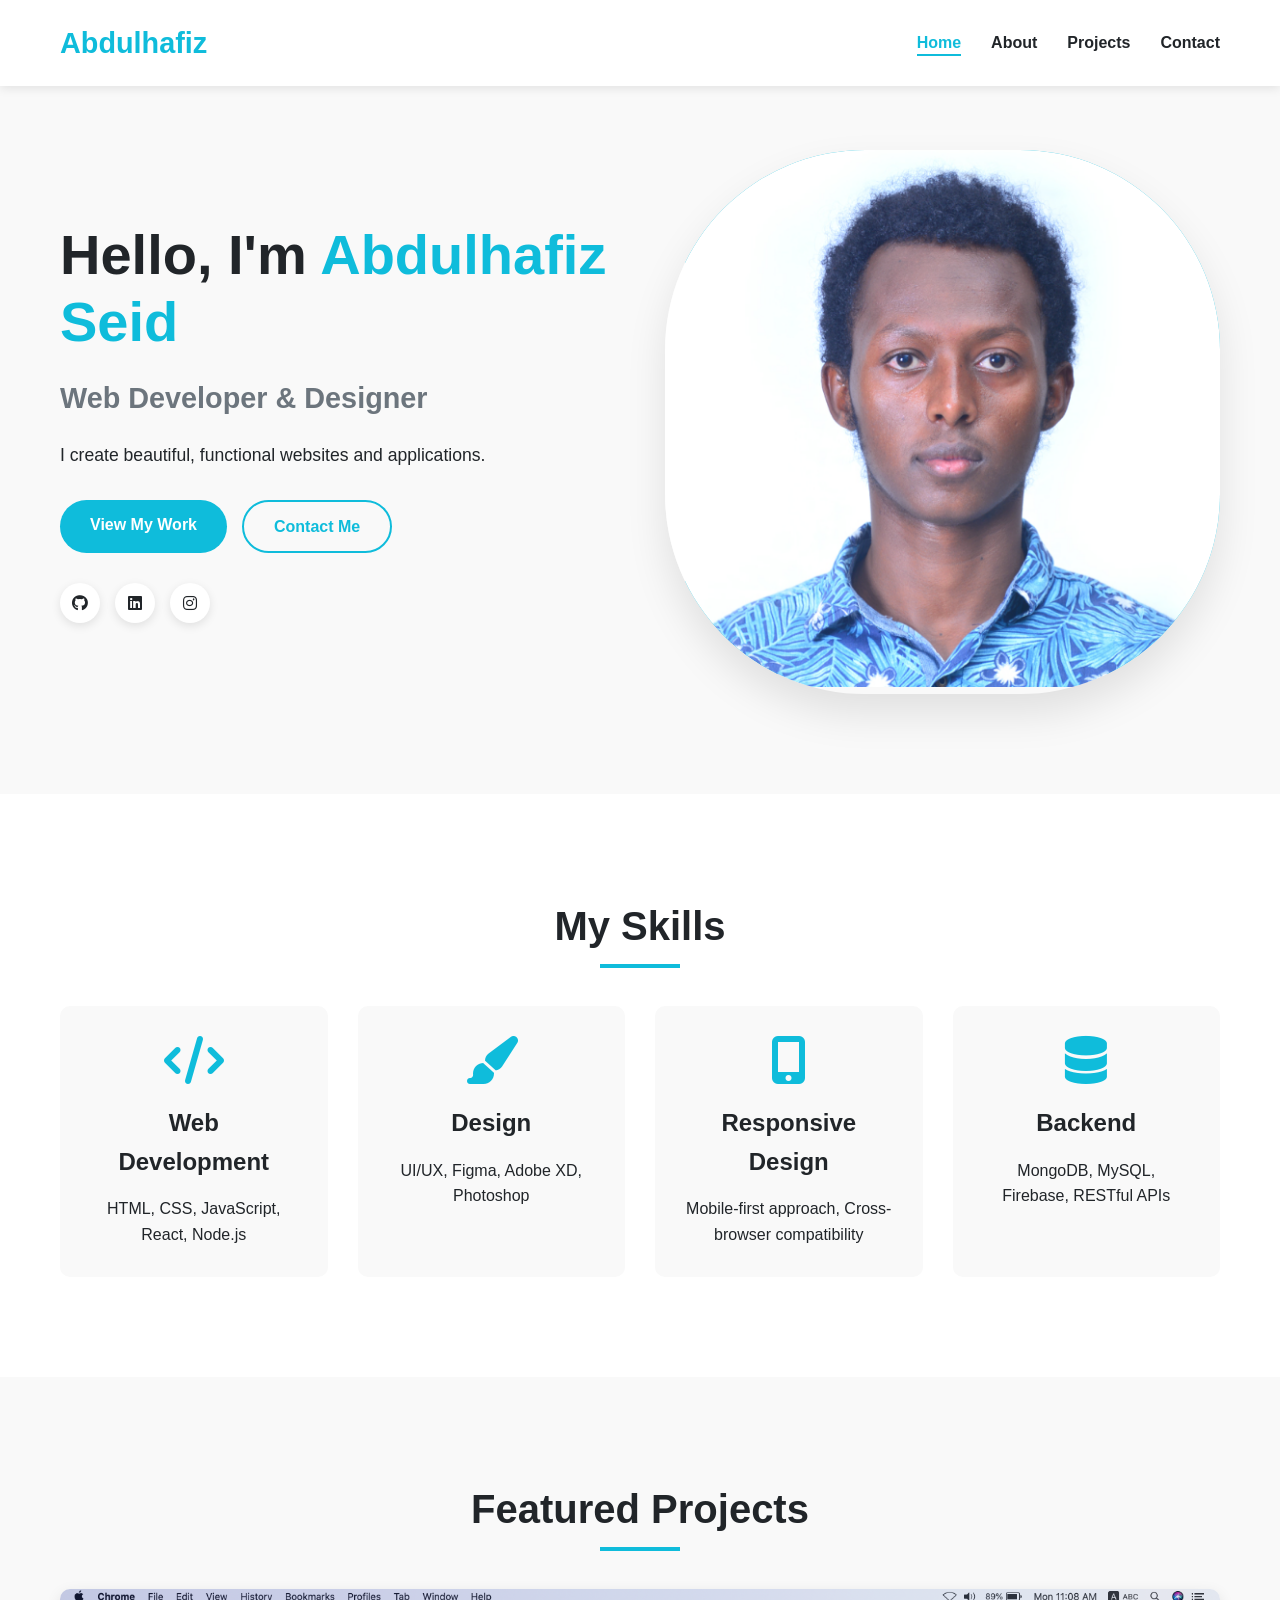
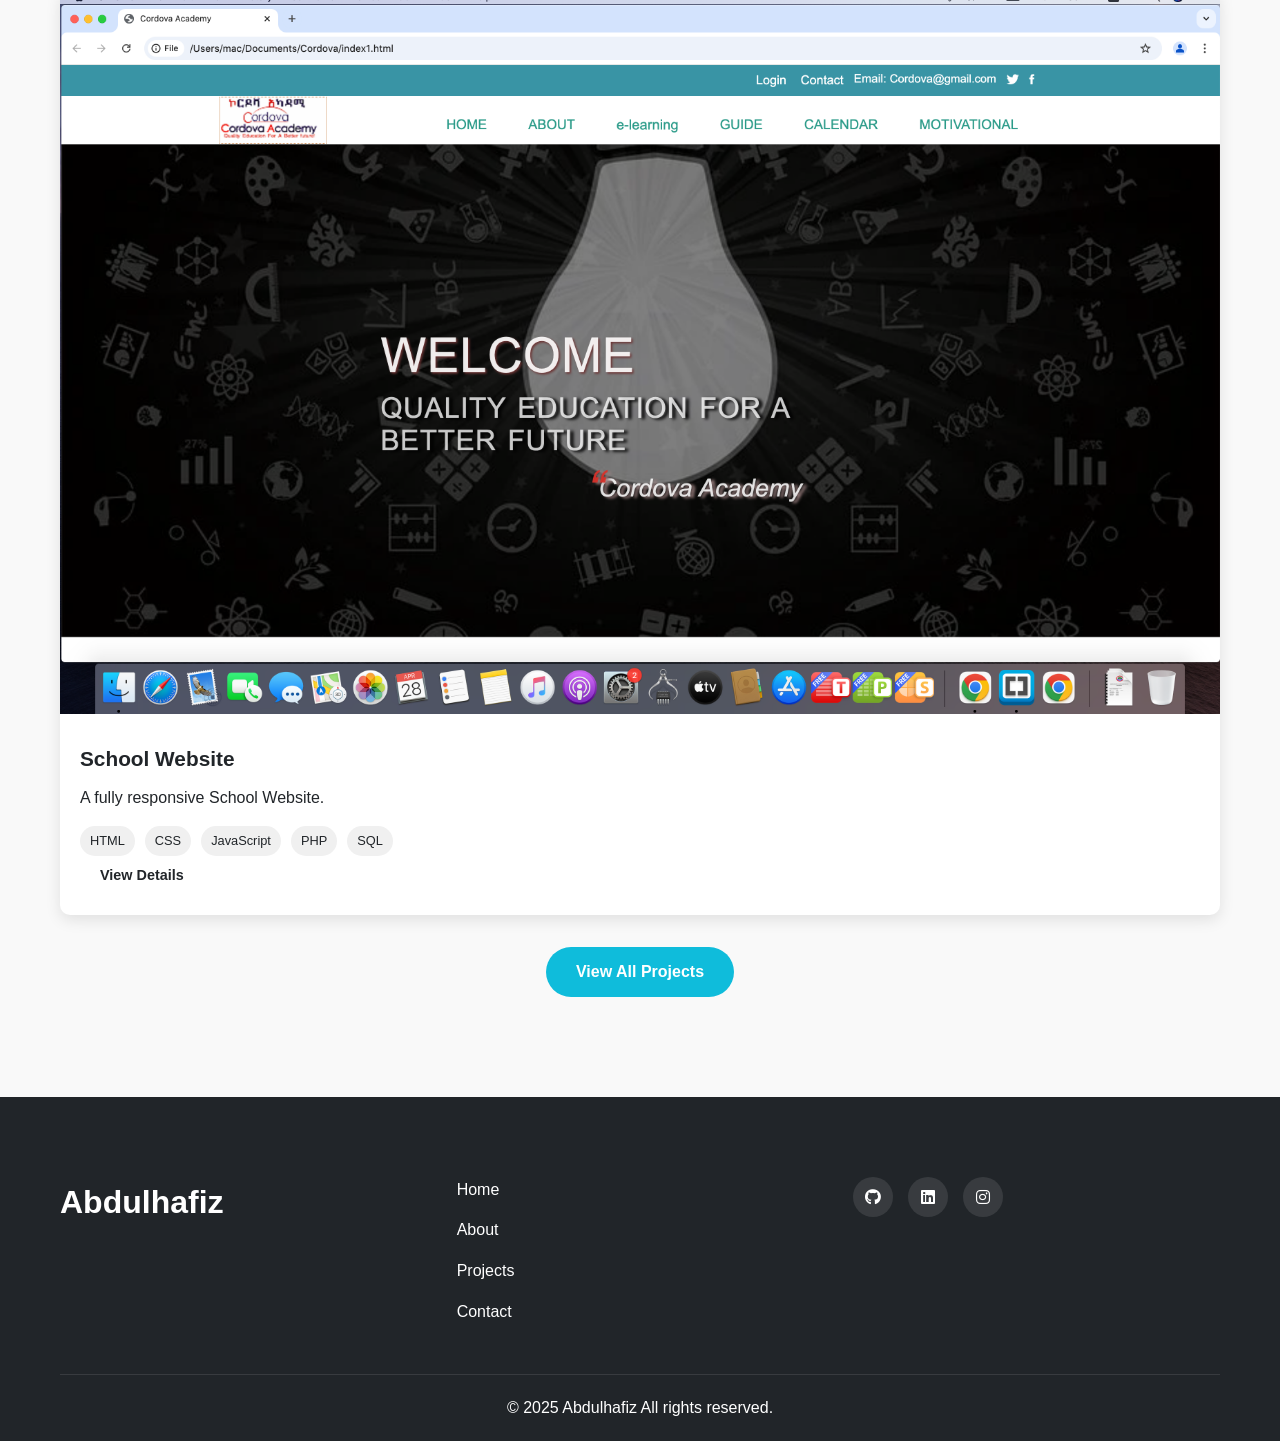
<file: index.html>
<!DOCTYPE html>
<html lang="en">
<head>
    <meta charset="UTF-8">
    <meta name="viewport" content="width=device-width, initial-scale=1.0">
    <title>Abdulhafiz | Home</title>
    <link rel="stylesheet" href="portifolio/css/styles.css">
    <link rel="stylesheet" href="https://cdnjs.cloudflare.com/ajax/libs/font-awesome/6.4.0/css/all.min.css">
</head>
<body>
    <header>
        <div class="container">
            <div class="logo">
                <h1><span>Abdulhafiz</span></h1>
            </div>
            <nav>
                <ul>
                    <li><a href="index.html" class="active">Home</a></li>
                    <li><a href="portifolio/about.html">About</a></li>
                    <li><a href="portifolio/projects.html">Projects</a></li>
                    <li><a href="portifolio/contact.html">Contact</a></li>
                </ul>
                <div class="hamburger">
                    <span></span>
                    <span></span>
                    <span></span>
                </div>
            </nav>
        </div>
    </header>

    <section class="hero">
        <div class="container">
            <div class="hero-content">
                <h1>Hello, I'm <span class="highlight">Abdulhafiz Seid</span></h1>
                <h2>Web Developer & Designer</h2>
                <p>I create beautiful, functional websites and applications.</p>
                <div class="cta-buttons">
                    <a href="portifolio/projects.html" class="btn primary-btn">View My Work</a>
                    <a href="portifolio/contact.html" class="btn secondary-btn">Contact Me</a>
                </div>
                <div class="social-icons">
                    <a href="https://github.com/HafizByteX" target="_blank"><i class="fab fa-github"></i></a>
                    <a href="#" target="_blank"><i class="fab fa-linkedin"></i></a>
                 
                    <a href="https://www.instagram.com/hafizx_98/" target="_blank"><i class="fab fa-instagram"></i></a>
                </div>
            </div>
            <div class="hero-image">
                <div class="image-container">
                    <img src="portifolio/assets/image.png" alt="abdulhafiz">
                </div>
            </div>
        </div>
    </section>

    <section class="skills">
        <div class="container">
            <h2 class="section-title">My Skills</h2>
            <div class="skills-container">
                <div class="skill-card">
                    <i class="fas fa-code"></i>
                    <h3>Web Development</h3>
                    <p>HTML, CSS, JavaScript, React, Node.js</p>
                </div>
                <div class="skill-card">
                    <i class="fas fa-paint-brush"></i>
                    <h3>Design</h3>
                    <p>UI/UX, Figma, Adobe XD, Photoshop</p>
                </div>
                <div class="skill-card">
                    <i class="fas fa-mobile-alt"></i>
                    <h3>Responsive Design</h3>
                    <p>Mobile-first approach, Cross-browser compatibility</p>
                </div>
                <div class="skill-card">
                    <i class="fas fa-database"></i>
                    <h3>Backend</h3>
                    <p>MongoDB, MySQL, Firebase, RESTful APIs</p>
                </div>
            </div>
        </div>
    </section>

    <section class="featured-projects">
        <div class="container">
            <h2 class="section-title">Featured Projects</h2>
            <div class="projects-grid">
                <div class="project-card">
                    <div class="project-image">
                        <img src="portifolio/assets/project.png" alt="Project 1">
                    </div>
                    <div class="project-info">
                        <h3>School Website</h3>
                        <p>A fully responsive School Website.</p>
                        <div class="project-tags">
                            <span>HTML</span>
                            <span>CSS</span>
                            <span>JavaScript</span>
                            <span>PHP</span>
                            <span>SQL</span>
                        </div>
                        <a href="portifolio/projects.html" class="btn small-btn">View Details</a>
                    </div>
                </div>
               
            </div>
            <div class="center-btn">
                <a href="portifolio/projects.html" class="btn primary-btn">View All Projects</a>
            </div>
        </div>
    </section>

    <footer>
        <div class="container">
            <div class="footer-content">
                <div class="footer-logo">
                    <h2>Abdulhafiz<span></span></h2>
                </div>
                <div class="footer-links">
                    <ul>
                        <li><a href="index.html">Home</a></li>
                        <li><a href="portifolio/about.html">About</a></li>
                        <li><a href="portifolio/projects.html">Projects</a></li>
                        <li><a href="portifolio/contact.html">Contact</a></li>
                    </ul>
                </div>
                <div class="footer-social">
                    <a href="https://github.com/HafizByteX" target="_blank"><i class="fab fa-github"></i></a>
                    <a href="#" target="_blank"><i class="fab fa-linkedin"></i></a>
                   
                    <a href="https://www.instagram.com/hafizx_98/" target="_blank"><i class="fab fa-instagram"></i></a>
                </div>
            </div>
            <div class="footer-bottom">
                <p>&copy; 2025 Abdulhafiz All rights reserved.</p>
            </div>
        </div>
    </footer>

    <script src="portifolio/javaScript/script.js"></script>
</body>
</html>
</file>
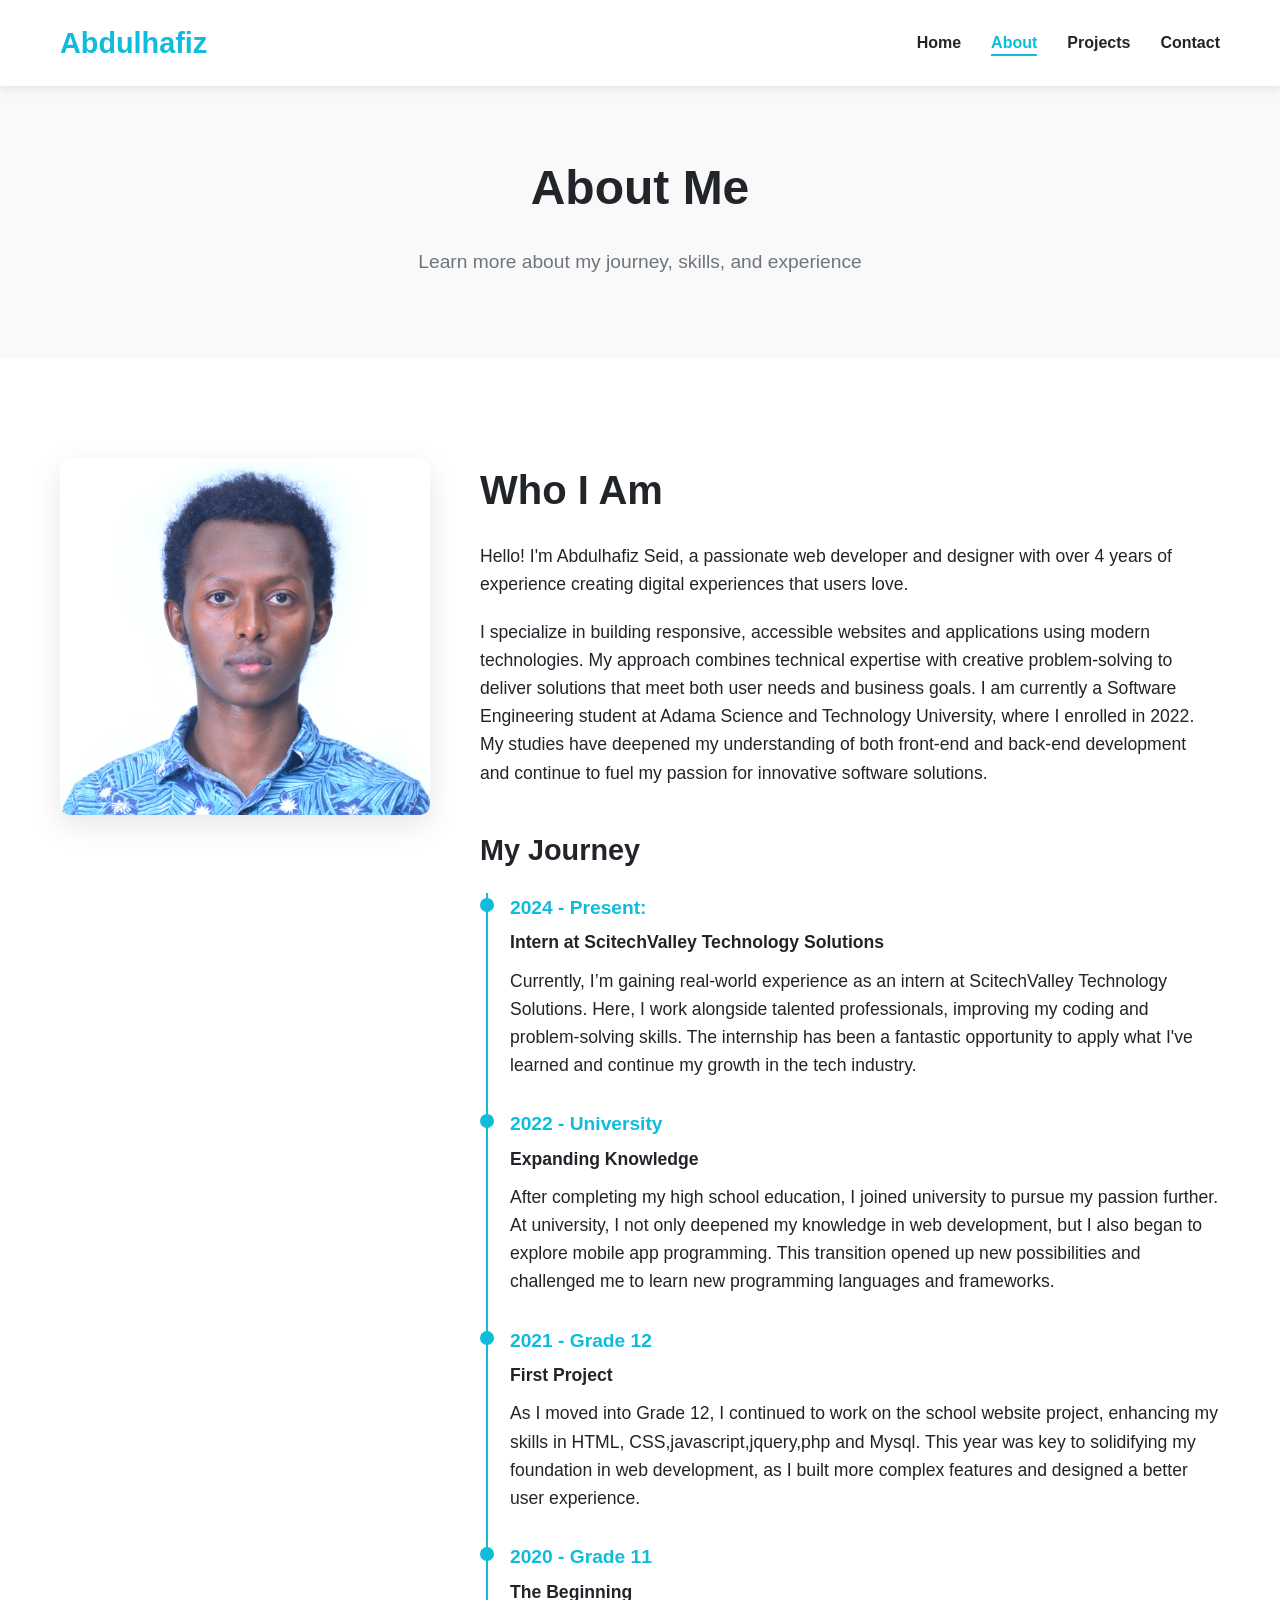
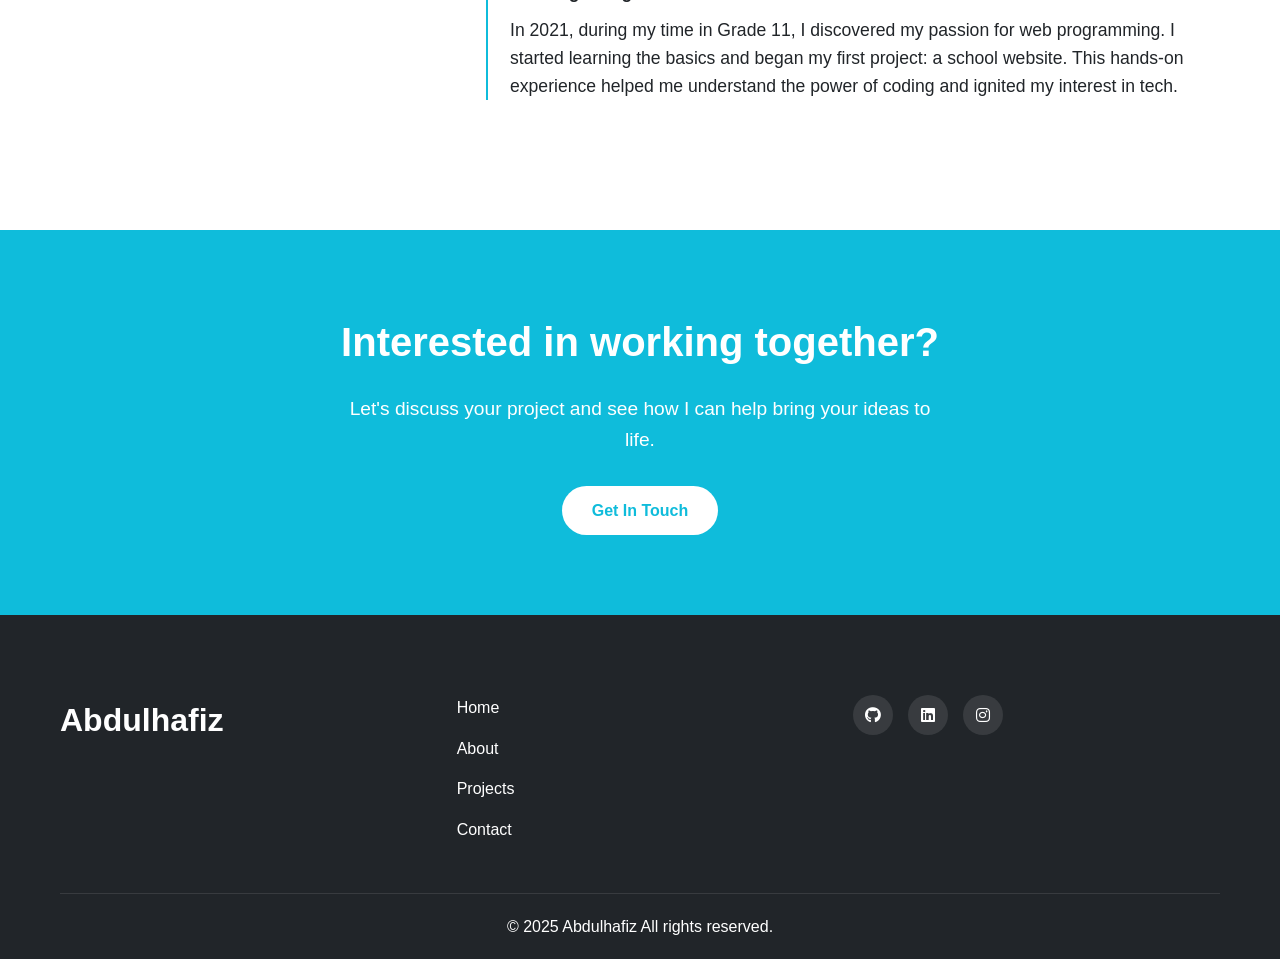
<file: portifolio/about.html>
<!DOCTYPE html>
<html lang="en">
<head>
    <meta charset="UTF-8">
    <meta name="viewport" content="width=device-width, initial-scale=1.0">
    <title>Abdulhafiz| About Me</title>
    <link rel="stylesheet" href="css/styles.css">
    <link rel="stylesheet" href="https://cdnjs.cloudflare.com/ajax/libs/font-awesome/6.4.0/css/all.min.css">
</head>
<body>
    <header>
        <div class="container">
            <div class="logo">
                <h1><span>Abdulhafiz</span></h1>
            </div>
            <nav>
                <ul>
                    <li><a href="../index.html">Home</a></li>
                    <li><a href="about.html" class="active">About</a></li>
                    <li><a href="projects.html">Projects</a></li>
                    <li><a href="contact.html">Contact</a></li>
                </ul>
                <div class="hamburger">
                    <span></span>
                    <span></span>
                    <span></span>
                </div>
            </nav>
        </div>
    </header>

    <section class="page-header">
        <div class="container">
            <h1>About Me</h1>
            <p>Learn more about my journey, skills, and experience</p>
        </div>
    </section>

    <section class="about-content">
        <div class="container">
            <div class="about-grid">
                <div class="about-image">
                    <img src="assets/image.png" alt="Abdulhafiz">
                </div>
                <div class="about-text">
                    <h2>Who I Am</h2>
                    <p>Hello! I'm Abdulhafiz Seid, a passionate web developer and designer with over 4 years of experience creating digital experiences that users love.</p>
                    <p>

I specialize in building responsive, accessible websites and applications using modern technologies. My approach combines technical expertise with creative problem-solving to deliver solutions that meet both user needs and business goals.

I am currently a Software Engineering student at Adama Science and Technology University, where I enrolled in 2022. My studies have deepened my understanding of both front-end and back-end development and continue to fuel my passion for innovative software solutions.</p>
                  
                    
                    <h3>My Journey</h3>
                    <div class="timeline">
                        <div class="timeline-item">
                            <div class="timeline-dot"></div>
                            <div class="timeline-content">
                                <h4>2024 - Present: 
</h4>
                                <h5>Intern at ScitechValley Technology Solutions</h5>
                                <p>Currently, I’m gaining real-world experience as an intern at ScitechValley Technology Solutions. Here, I work alongside talented professionals, improving my coding and problem-solving skills. The internship has been a fantastic opportunity to apply what I've learned and continue my growth in the tech industry.
</p>
                            </div>
                        </div>
                        <div class="timeline-item">
                            <div class="timeline-dot"></div>
                            <div class="timeline-content">
                                <h4>2022 - University</h4>
                                <h5>Expanding Knowledge</h5>
                                <p>After completing my high school education, I joined university to pursue my passion further. At university, I not only deepened my knowledge in web development, but I also began to explore mobile app programming. This transition opened up new possibilities and challenged me to learn new programming languages and frameworks.
</p>
                            </div>
                        </div>
                        <div class="timeline-item">
                            <div class="timeline-dot"></div>
                            <div class="timeline-content">
                                <h4>2021 - Grade 12</h4>
                                <h5>First Project</h5>
                                <p>As I moved into Grade 12, I continued to work on the school website project, enhancing my skills in HTML, CSS,javascript,jquery,php and Mysql. This year was key to solidifying my foundation in web development, as I built more complex features and designed a better user experience.
</p>
                            </div>
                        </div>
                        <div class="timeline-item">
                            <div class="timeline-dot"></div>
                            <div class="timeline-content">
                                <h4>2020 - Grade 11</h4>
                                <h5>The Beginning</h5>
                                <p>In 2021, during my time in Grade 11, I discovered my passion for web programming. I started learning the basics and began my first project: a school website. This hands-on experience helped me understand the power of coding and ignited my interest in tech.
</p>
                            </div>
                        </div>
                    </div>
                </div>
            </div>
        </div>
    </section>

    <section class="cta-section">
        <div class="container">
            <h2>Interested in working together?</h2>
            <p>Let's discuss your project and see how I can help bring your ideas to life.</p>
            <a href="contact.html" class="btn primary-btn">Get In Touch</a>
        </div>
    </section>

    <footer>
        <div class="container">
            <div class="footer-content">
                <div class="footer-logo">
                    <h2><span>Abdulhafiz</span></h2>
                </div>
                <div class="footer-links">
                    <ul>
                        <li><a href="../index.html">Home</a></li>
                        <li><a href="about.html">About</a></li>
                        <li><a href="projects.html">Projects</a></li>
                        <li><a href="contact.html">Contact</a></li>
                    </ul>
                </div>
                <div class="footer-social">
                    <a href="https://github.com/HafizByteX" target="_blank"><i class="fab fa-github"></i></a>
                    <a href="#" target="_blank"><i class="fab fa-linkedin"></i></a>
                   
                    <a href="https://www.instagram.com/hafizx_98/" target="_blank"><i class="fab fa-instagram"></i></a>
                </div>
            </div>
            <div class="footer-bottom">
                <p>&copy; 2025 Abdulhafiz All rights reserved.</p>
            </div>
        </div>
    </footer>

    <script src="javaScript/script.js"></script>
</body>
</html>
</file>
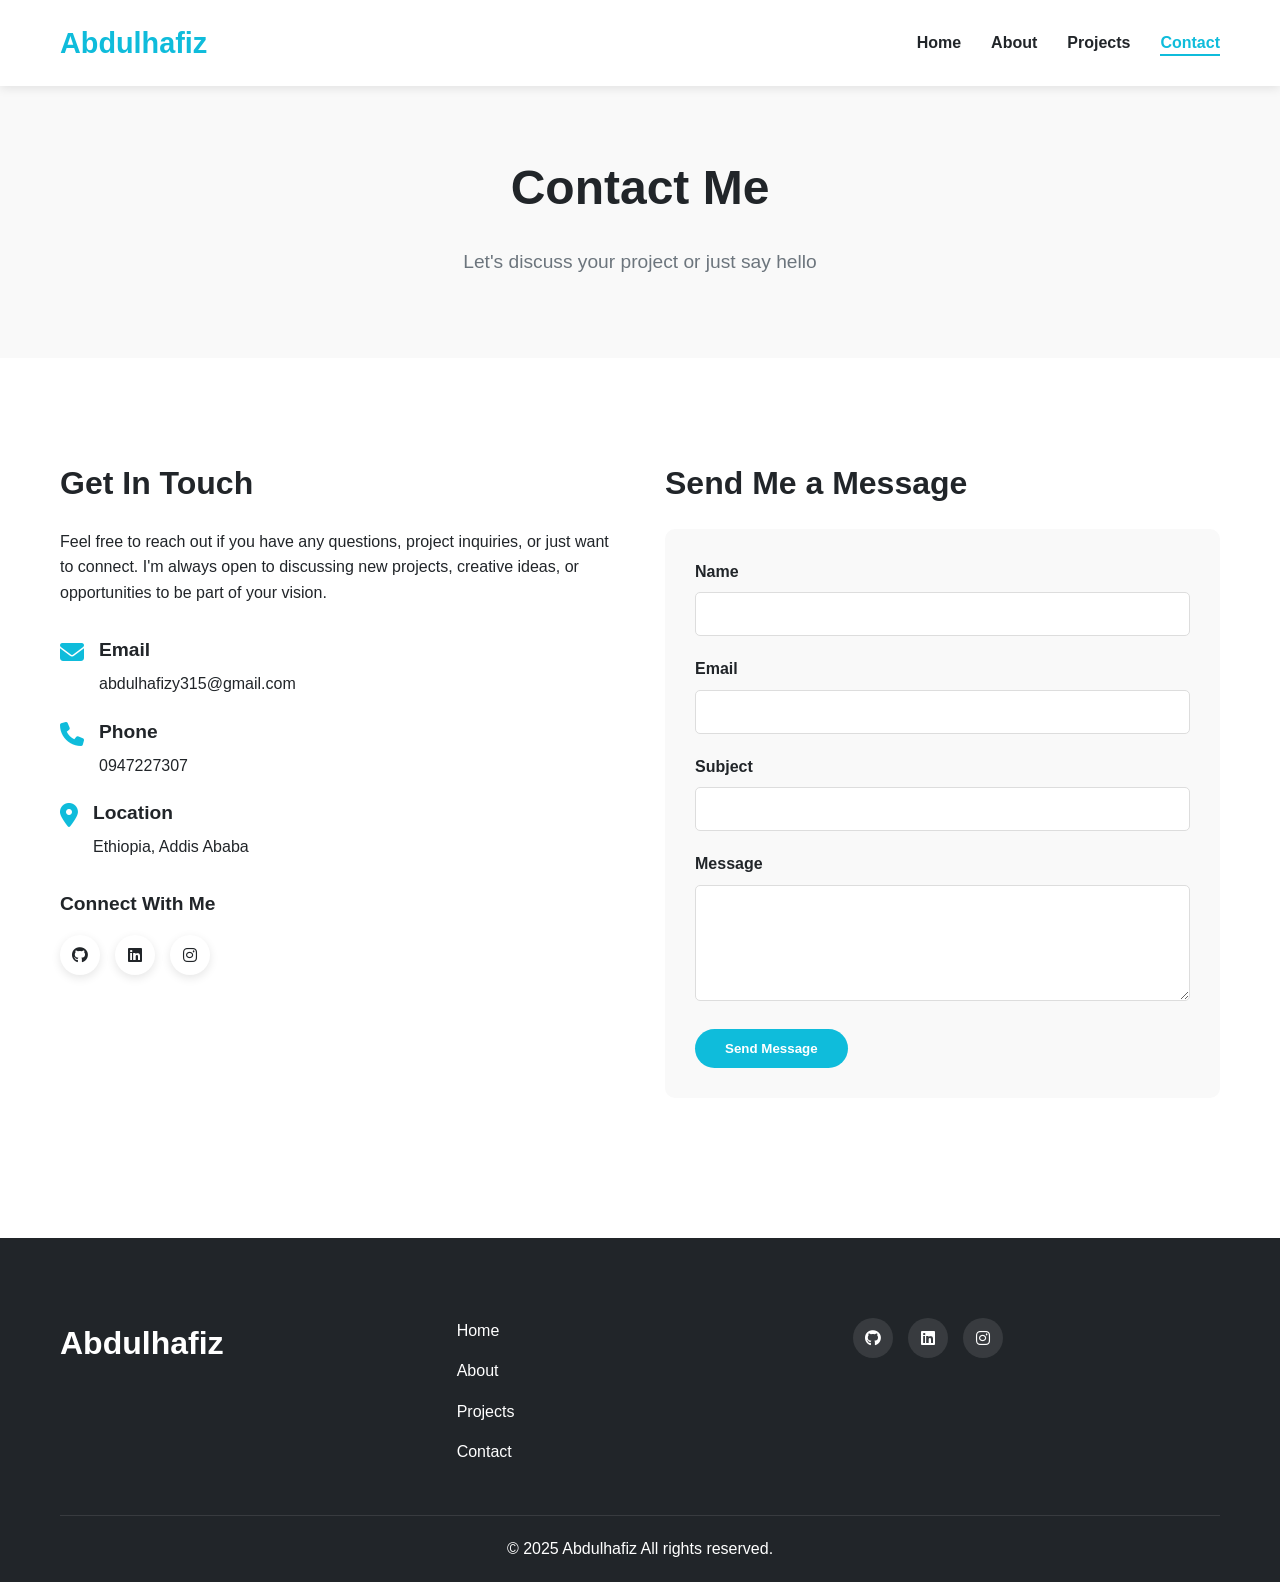
<file: portifolio/contact.html>
<!DOCTYPE html>
<html lang="en">
<head>
    <meta charset="UTF-8">
    <meta name="viewport" content="width=device-width, initial-scale=1.0">
    <title>Abdulhafiz | Contact</title>
    <link rel="stylesheet" href="css/styles.css">
    <link rel="stylesheet" href="https://cdnjs.cloudflare.com/ajax/libs/font-awesome/6.4.0/css/all.min.css">
</head>
<body>
    <header>
        <div class="container">
            <div class="logo">
                <h1><span>Abdulhafiz</span></h1>
            </div>
            <nav>
                <ul>
                    <li><a href="../index.html">Home</a></li>
                    <li><a href="about.html">About</a></li>
                    <li><a href="projects.html">Projects</a></li>
                    <li><a href="contact.html" class="active">Contact</a></li>
                </ul>
                <div class="hamburger">
                    <span></span>
                    <span></span>
                    <span></span>
                </div>
            </nav>
        </div>
    </header>

    <section class="page-header">
        <div class="container">
            <h1>Contact Me</h1>
            <p>Let's discuss your project or just say hello</p>
        </div>
    </section>

    <section class="contact-section">
        <div class="container">
            <div class="contact-grid">
                <div class="contact-info">
                    <h2>Get In Touch</h2>
                    <p>Feel free to reach out if you have any questions, project inquiries, or just want to connect. I'm always open to discussing new projects, creative ideas, or opportunities to be part of your vision.</p>
                    
                    <div class="contact-details">
                        <div class="contact-item">
                            <i class="fas fa-envelope"></i>
                            <div>
                                <h3>Email</h3>
                                <p><a href="mailto:abdulhafizy315@gmail.com">abdulhafizy315@gmail.com</a></p>
                            </div>
                        </div>
                        <div class="contact-item">
                            <i class="fas fa-phone"></i>
                            <div>
                                <h3>Phone</h3>
                                <p><a href="tel:+251947227307">0947227307</a></p>
                            </div>
                        </div>
                        <div class="contact-item">
                            <i class="fas fa-map-marker-alt"></i>
                            <div>
                                <h3>Location</h3>
                                <p>Ethiopia, Addis Ababa</p>
                            </div>
                        </div>
                    </div>

                    <div class="social-links">
                        <h3>Connect With Me</h3>
                        <div class="social-icons">
                            <a href="https://github.com/HafizByteX" target="_blank"><i class="fab fa-github"></i></a>
                            <a href="#" target="_blank"><i class="fab fa-linkedin"></i></a>
                          
                            <a href="https://www.instagram.com/hafizx_98/" target="_blank"><i class="fab fa-instagram"></i></a>
                        </div>
                    </div>
                </div>

                <div class="contact-form-container">
                    <h2>Send Me a Message</h2>
                    <form id="contact-form" class="contact-form">
                        <div class="form-group">
                            <label for="name">Name</label>
                            <input type="text" id="name" name="name" required>
                        </div>
                        <div class="form-group">
                            <label for="email">Email</label>
                            <input type="email" id="email" name="email" required>
                        </div>
                        <div class="form-group">
                            <label for="subject">Subject</label>
                            <input type="text" id="subject" name="subject" required>
                        </div>
                        <div class="form-group">
                            <label for="message">Message</label>
                            <textarea id="message" name="message" rows="5" required></textarea>
                        </div>
                        <button type="submit" class="btn primary-btn">Send Message</button>
                    </form>
                    <div id="form-message" class="form-message"></div>
                </div>
            </div>
        </div>
    </section>

    <footer>
        <div class="container">
            <div class="footer-content">
                <div class="footer-logo">
                    <h2><span>Abdulhafiz</span></h2>
                </div>
                <div class="footer-links">
                    <ul>
                        <li><a href="../index.html">Home</a></li>
                        <li><a href="about.html">About</a></li>
                        <li><a href="projects.html">Projects</a></li>
                        <li><a href="contact.html">Contact</a></li>
                    </ul>
                </div>
                <div class="footer-social">
                    <a href="https://github.com/HafizByteX" target="_blank"><i class="fab fa-github"></i></a>
                    <a href="#" target="_blank"><i class="fab fa-linkedin"></i></a>
                
                    <a href="https://www.instagram.com/hafizx_98/" target="_blank"><i class="fab fa-instagram"></i></a>
                </div>
            </div>
            <div class="footer-bottom">
                <p>&copy; 2025 Abdulhafiz All rights reserved.</p>
            </div>
        </div>
    </footer>

    <script src="javaScript/script.js"></script>
</body>
</html>
</file>
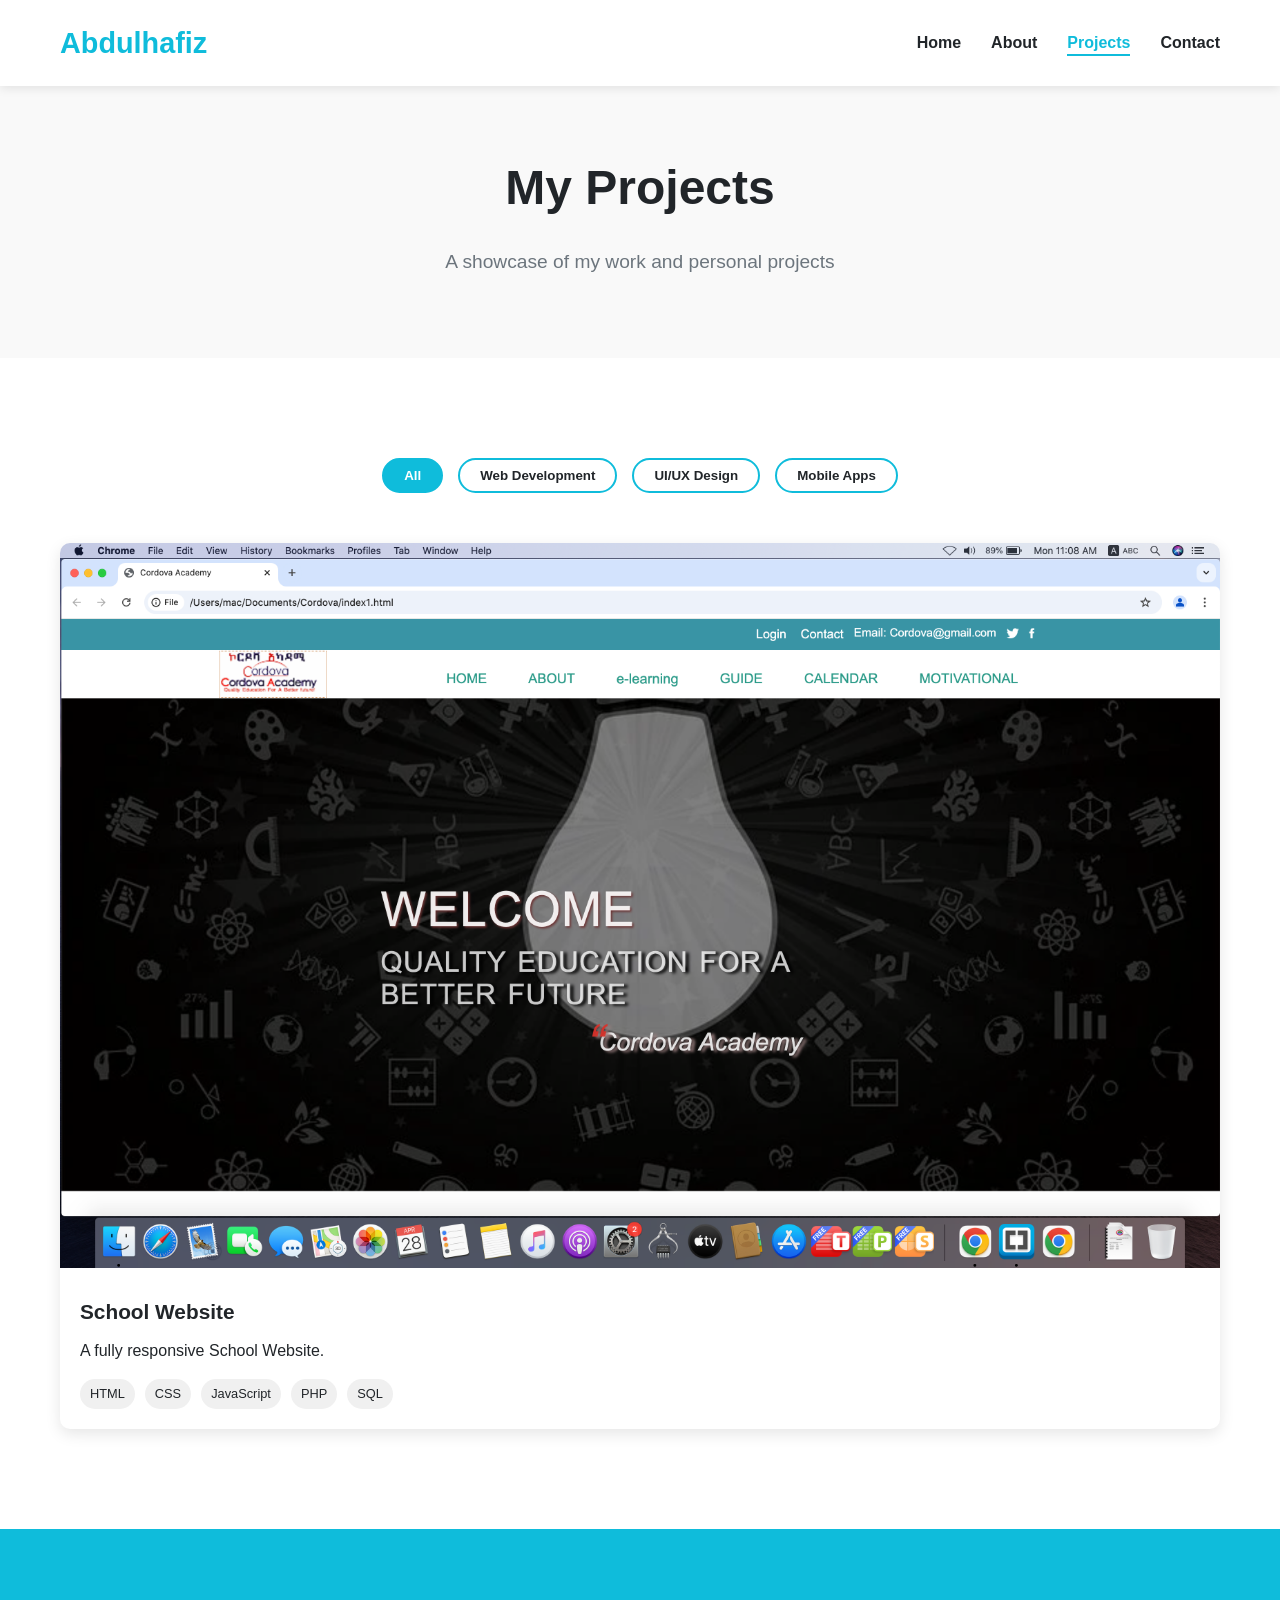
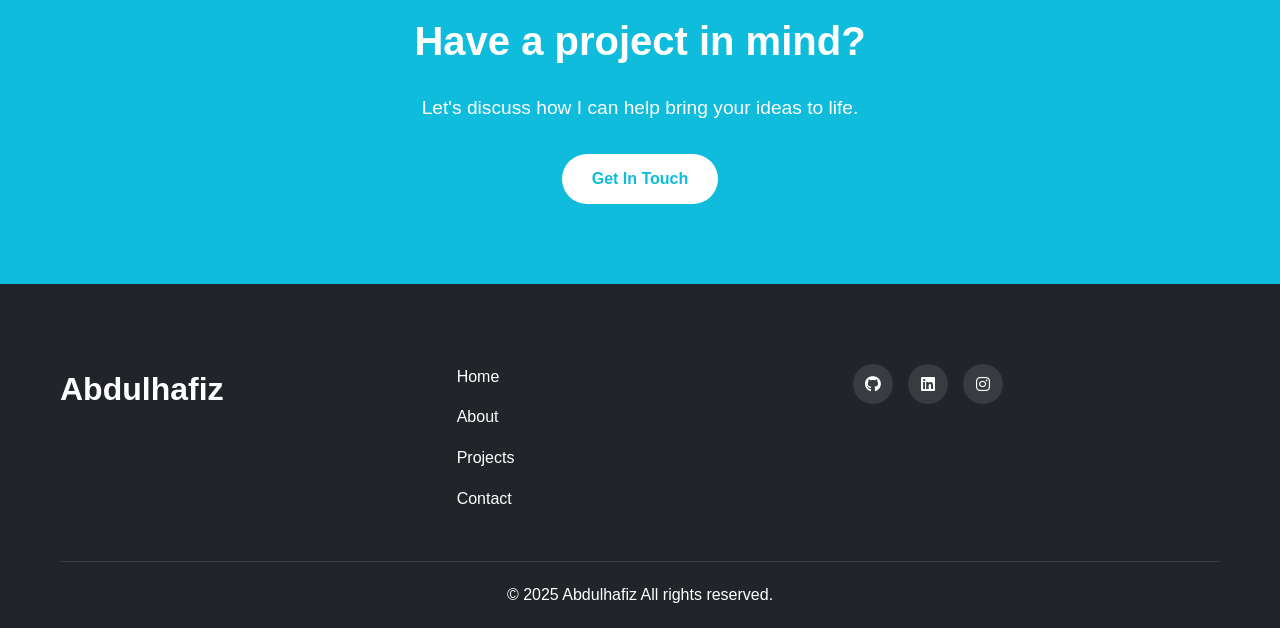
<file: portifolio/projects.html>
<!DOCTYPE html>
<html lang="en">
<head>
    <meta charset="UTF-8">
    <meta name="viewport" content="width=device-width, initial-scale=1.0">
    <title>Abdulhafiz | Projects</title>
    <link rel="stylesheet" href="css/styles.css">
    <link rel="stylesheet" href="https://cdnjs.cloudflare.com/ajax/libs/font-awesome/6.4.0/css/all.min.css">
</head>
<body>
    <header>
        <div class="container">
            <div class="logo">
                <h1><span>Abdulhafiz</span></h1>
            </div>
            <nav>
                <ul>
                    <li><a href="../index.html">Home</a></li>
                    <li><a href="about.html">About</a></li>
                    <li><a href="projects.html" class="active">Projects</a></li>
                    <li><a href="contact.html">Contact</a></li>
                </ul>
                <div class="hamburger">
                    <span></span>
                    <span></span>
                    <span></span>
                </div>
            </nav>
        </div>
    </header>

    <section class="page-header">
        <div class="container">
            <h1>My Projects</h1>
            <p>A showcase of my work and personal projects</p>
        </div>
    </section>

    <section class="projects-section">
        <div class="container">
            <div class="project-filters">
                <button class="filter-btn active" data-filter="all">All</button>
                <button class="filter-btn" data-filter="web">Web Development</button>
                <button class="filter-btn" data-filter="design">UI/UX Design</button>
                <button class="filter-btn" data-filter="app">Mobile Apps</button>
            </div>

            <div class="projects-grid">
                <div class="project-card" data-category="web">
                    <div class="project-image">
                        <img src="assets/project.png" alt="E-commerce Website">
                        <div class="project-overlay">
                            <a href="#project1" class="view-project">View Details</a>
                        </div>
                    </div>
                    <div class="project-info">
                        <h3>School Website</h3>
                        <p> A fully responsive School Website.</p>
                        <div class="project-tags">
                           <span>HTML</span>
                            <span>CSS</span>
                            <span>JavaScript</span>
                            <span>PHP</span>
                            <span>SQL</span>
                        </div>
                    </div>
                </div>

            
            </div>
        </div>
    </section>

   <div id="project1" class="project-modal">
        <div class="modal-content">
            <span class="close-modal">&times;</span>
            <h2>School Website</h2>
           
            <div class="modal-details">
                <div class="modal-description">
                    <h3>Project Overview</h3>
                    <p>A fully responsive school website designed to provide essential educational tools and school-related information. The site is divided into two sections: a public area accessible to all visitors and a student-specific section restricted to registered users.

Key features include a quiz section designed to help Grade 12 students prepare for entrance exams, a comment section where parents can leave feedback about the school, and an e-learning section containing video tutorials. The platform also includes a digital library with downloadable books, a calendar for upcoming school events, and a news section to display daily updates.</p>
                    
                    <h3>Challenges & Solutions</h3>
                    <p>One of the challenges was organizing multiple features while maintaining a clean layout and user-friendly experience. This was achieved by carefully structuring the HTML and CSS, and using jQuery to manage navigation and interactions. Access to student-only sections was controlled using simple PHP-based login and session handling.</p>
                    
                    <h3>Technologies Used</h3>
                    <ul>
                        <li>HTML, CSS – for building the structure and styling</li>
                        <li>JavaScript and jQuery – for interactivity and UI behavior</li>
                        <li>MongoDB for the database</li>
                        <li>PHP – to handle basic login and access control</li>
                        <li>MySQL – to store quiz data, user login details, and comments</li>
                    </ul>
                </div>
                <div class="modal-links">
                    <a href="#" class="btn primary-btn" target="_blank">Live Demo</a>
                    <a href="#" class="btn secondary-btn" target="_blank">View Code</a>
                </div>
            </div>
        </div>
    </div>

    <section class="cta-section">
        <div class="container">
            <h2>Have a project in mind?</h2>
            <p>Let's discuss how I can help bring your ideas to life.</p>
            <a href="contact.html" class="btn primary-btn">Get In Touch</a>
        </div>
    </section>

    <footer>
        <div class="container">
            <div class="footer-content">
                <div class="footer-logo">
                    <h2><span>Abdulhafiz</span></h2>
                </div>
                <div class="footer-links">
                    <ul>
                        <li><a href="../index.html">Home</a></li>
                        <li><a href="about.html">About</a></li>
                        <li><a href="projects.html">Projects</a></li>
                        <li><a href="contact.html">Contact</a></li>
                    </ul>
                </div>
                <div class="footer-social">
                    <a href="https://github.com/HafizByteX" target="_blank"><i class="fab fa-github"></i></a>
                    <a href="#" target="_blank"><i class="fab fa-linkedin"></i></a>
               
                    <a href="https://www.instagram.com/hafizx_98/" target="_blank"><i class="fab fa-instagram"></i></a>
                </div>
            </div>
            <div class="footer-bottom">
                <p>&copy; 2025 Abdulhafiz All rights reserved.</p>
            </div>
        </div>
    </footer>

    <script src="javaScript/script.js"></script>
</body>
</html>
</file>
<file: portifolio/css/styles.css>
/* all css styles for the portfoloi*/
:root {
    --primary-color: #0fbcdb;
    --secondary-color: #6c757d;
    --dark-color: #212529;
    --light-color: #f8f9fa;
    --success-color: #28a745;
    --danger-color: #dc3545;
    --font-primary: 'Poppins', sans-serif;
    --font-secondary: 'Open Sans', sans-serif;
    --transition: all 0.3s ease;
}

* {
    margin:0;
    padding: 0;
    box-sizing: border-box;
}

html {
    scroll-behavior: smooth;
}

body {
    font-family: var(--font-secondary);
    line-height: 1.6;
    color: var(--dark-color);
    background-color: white;
}

a {
    text-decoration: none;
    color: var(--dark-color);
    transition: var(--transition);
}

ul {
    list-style: none;
}

img {
    max-width: 100%;
    height: auto;
}

.container {
    width: 100%;
    max-width: 1200px;
    margin: 0 auto;
    padding: 0 20px;
}

.section-title {
    font-size: 2.5rem;
    text-align: center;
    margin-bottom: 3rem;
    position: relative;
}

.section-title::after {
    content: '';
    position: absolute;
    bottom: -10px;
    left: 50%;
    transform: translateX(-50%);
    width: 80px;
    height: 4px;
    background-color: var(--primary-color);
}

.highlight {
    color: var(--primary-color);
}


.btn {
    display: inline-block;
    padding: 12px 30px;
    border-radius: 30px;
    font-weight: 600;
    text-align: center;
    cursor: pointer;
    transition: var(--transition);
    border: none;
    outline: none;
}

.primary-btn {
    background-color: var(--primary-color);
    color: #fff;
}

.primary-btn:hover {
    background-color: #3a5bd9;
    transform: translateY(-3px);
    box-shadow: 0 10px 20px rgba(0, 0, 0, 0.1);
}

.secondary-btn {
    background-color: transparent;
    color: var(--primary-color);
    border: 2px solid var(--primary-color);
}

.secondary-btn:hover {
    background-color: var(--primary-color);
    color: #fff;
    transform: translateY(-3px);
    box-shadow: 0 10px 20px rgba(0, 0, 0, 0.1);
}

.small-btn {
    padding: 8px 20px;
    font-size: 0.9rem;
}

.center-btn {
    text-align: center;
    margin-top: 2rem;
}


header {
    position: fixed;
    top: 0;
    left: 0;
    width: 100%;
    background-color: #fff;
    box-shadow: 0 2px 10px rgba(0, 0, 0, 0.1);
    z-index: 1000;
    padding: 20px 0;
    transition: var(--transition);
}

header.scrolled {
    padding: 15px 0;
}

header .container {
    display: flex;
    justify-content: space-between;
    align-items: center;
}

.logo h1 {
    font-size: 1.8rem;
    font-weight: 700;
    color: var(--dark-color);
}

.logo span {
    color: var(--primary-color);
}

nav ul {
    display: flex;
}

nav ul li {
    margin-left: 30px;
}

nav ul li a {
    font-weight: 600;
    position: relative;
    padding-bottom: 5px;
}

nav ul li a::after {
    content: '';
    position: absolute;
    bottom: 0;
    left: 0;
    width: 0;
    height: 2px;
    background-color: var(--primary-color);
    transition: var(--transition);
}

nav ul li a:hover::after,
nav ul li a.active::after {
    width: 100%;
}

nav ul li a:hover,
nav ul li a.active {
    color: var(--primary-color);
}

.hamburger {
    display: none;
    cursor: pointer;
}

.hamburger span {
    display: block;
    width: 25px;
    height: 3px;
    background-color: var(--dark-color);
    margin: 5px 0;
    transition: var(--transition);
}


.hero {
    padding: 150px 0 100px;
    background-color: #f9f9f9;
}

.hero .container {
    display: grid;
    grid-template-columns: 1fr 1fr;
    gap: 50px;
    align-items: center;
}

.hero-content h1 {
    font-size: 3.5rem;
    line-height: 1.2;
    margin-bottom: 20px;
}

.hero-content h2 {
    font-size: 1.8rem;
    color: var(--secondary-color);
    margin-bottom: 20px;
}

.hero-content p {
    font-size: 1.1rem;
    margin-bottom: 30px;
}

.cta-buttons {
    display: flex;
    gap: 15px;
    margin-bottom: 30px;
}

.social-icons {
    display: flex;
    gap: 15px;
}

.social-icons a {
    display: flex;
    align-items: center;
    justify-content: center;
    width: 40px;
    height: 40px;
    border-radius: 50%;
    background-color: #fff;
    color: var(--dark-color);
    box-shadow: 0 3px 10px rgba(0, 0, 0, 0.1);
    transition: var(--transition);
}

.social-icons a:hover {
    background-color: var(--primary-color);
    color: #fff;
    transform: translateY(-3px);
}

.hero-image {
    position: relative;
}

.image-container {
    position: relative;
    z-index: 1;
    border-radius: 200px;
    overflow: hidden;
    box-shadow: 0 20px 40px rgba(0, 0, 0, 0.1);
}

.image-container::before {
    content: '';
    position: absolute;
    top: -20px;
    right: -20px;
    width: 100%;
    height: 100%;
    border-radius: 20px;
    background-color: var(--primary-color);
    z-index: -1;
}


.skills {
    padding: 100px 0;
    background-color: #fff;
}

.skills-container {
    display: grid;
    grid-template-columns: repeat(auto-fit, minmax(250px, 1fr));
    gap: 30px;
}

.skill-card {
    background-color: #f9f9f9;
    padding: 30px;
    border-radius: 10px;
    text-align: center;
    transition: var(--transition);
}

.skill-card:hover {
    transform: translateY(-10px);
    box-shadow: 0 15px 30px rgba(0, 0, 0, 0.1);
}

.skill-card i {
    font-size: 3rem;
    color: var(--primary-color);
    margin-bottom: 20px;
}

.skill-card h3 {
    font-size: 1.5rem;
    margin-bottom: 15px;
}


.featured-projects {
    padding: 100px 0;
    background-color: #f9f9f9;
}

.projects-grid {
    display: grid;
    grid-template-columns: repeat(auto-fit, minmax(300px, 1fr));
    gap: 30px;
}

.project-card {
    background-color: #fff;
    border-radius: 10px;
    overflow: hidden;
    box-shadow: 0 5px 15px rgba(0, 0, 0, 0.1);
    transition: var(--transition);
}

.project-card:hover {
    transform: translateY(-10px);
    box-shadow: 0 15px 30px rgba(0, 0, 0, 0.1);
}

.project-image {
    position: relative;
    overflow: hidden;
}

.project-image img {
    width: 100%;
    height: 100%;
    object-fit: cover;
    transition: var(--transition);
}

.project-card:hover .project-image img {
    transform: scale(1.1);
}

.project-overlay {
    position: absolute;
    top: 0;
    left: 0;
    width: 100%;
    height: 100%;
    background-color: rgba(0, 0, 0, 0.7);
    display: flex;
    align-items: center;
    justify-content: center;
    opacity: 0;
    transition: var(--transition);
}

.project-card:hover .project-overlay {
    opacity: 1;
}

.view-project {
    display: inline-block;
    padding: 10px 20px;
    background-color: var(--primary-color);
    color: #fff;
    border-radius: 30px;
    font-weight: 600;
    transform: translateY(20px);
    transition: var(--transition);
}

.project-card:hover .view-project {
    transform: translateY(0);
}

.project-info {
    padding: 20px;
}

.project-info h3 {
    font-size: 1.3rem;
    margin-bottom: 10px;
}

.project-tags {
    display: flex;
    flex-wrap: wrap;
    gap: 10px;
    margin-top: 15px;
}

.project-tags span {
    display: inline-block;
    padding: 5px 10px;
    background-color: #f0f0f0;
    border-radius: 20px;
    font-size: 0.8rem;
}


.page-header {
    padding: 150px 0 80px;
    background-color: #f9f9f9;
    text-align: center;
}

.page-header h1 {
    font-size: 3rem;
    margin-bottom: 20px;
}

.page-header p {
    font-size: 1.2rem;
    color: var(--secondary-color);
    max-width: 600px;
    margin: 0 auto;
}


.about-content {
    padding: 100px 0;
}

.about-grid {
    display: grid;
    grid-template-columns: 1fr 2fr;
    gap: 50px;
    align-items: start;
}

.about-image img {
    border-radius: 10px;
    box-shadow: 0 10px 30px rgba(0, 0, 0, 0.1);
}

.about-text h2 {
    font-size: 2.5rem;
    margin-bottom: 20px;
}

.about-text p {
    margin-bottom: 20px;
    font-size: 1.1rem;
}

.about-text h3 {
    font-size: 1.8rem;
    margin: 40px 0 20px;
}

.timeline {
    position: relative;
    padding-left: 30px;
}

.timeline::before {
    content: '';
    position: absolute;
    top: 0;
    left: 6px;
    height: 100%;
    width: 2px;
    background-color: var(--primary-color);
}

.timeline-item {
    position: relative;
    margin-bottom: 30px;
}

.timeline-dot {
    position: absolute;
    top: 5px;
    left: -30px;
    width: 14px;
    height: 14px;
    border-radius: 50%;
    background-color: var(--primary-color);
}

.timeline-content h4 {
    font-size: 1.2rem;
    color: var(--primary-color);
    margin-bottom: 5px;
}

.timeline-content h5 {
    font-size: 1.1rem;
    margin-bottom: 10px;
}


.testimonials {
    padding: 100px 0;
    background-color: #f9f9f9;
}

.testimonial-slider {
    position: relative;
    max-width: 800px;
    margin: 0 auto;
}

.testimonial-slide {
    display: none;
    animation: fadeIn 0.5s ease forwards;
}

.testimonial-slide.active {
    display: block;
}

@keyframes fadeIn {
    from {
        opacity: 0;
        transform: translateY(20px);
    }
    to {
        opacity: 1;
        transform: translateY(0);
    }
}

.testimonial-content {
    background-color: #fff;
    padding: 30px;
    border-radius: 10px;
    box-shadow: 0 5px 15px rgba(0, 0, 0, 0.1);
    text-align: center;
}

.testimonial-content p {
    font-size: 1.1rem;
    font-style: italic;
    margin-bottom: 20px;
}

.testimonial-author h4 {
    font-size: 1.2rem;
    margin-bottom: 5px;
}

.testimonial-author p {
    font-size: 0.9rem;
    color: var(--secondary-color);
    margin-bottom: 0;
}

.testimonial-controls {
    display: flex;
    align-items: center;
    justify-content: center;
    margin-top: 30px;
}

.prev-btn, .next-btn {
    background-color: transparent;
    border: none;
    font-size: 1.5rem;
    color: var(--dark-color);
    cursor: pointer;
    transition: var(--transition);
}

.prev-btn:hover, .next-btn:hover {
    color: var(--primary-color);
}

.testimonial-dots {
    display: flex;
    gap: 10px;
    margin: 0 20px;
}

.dot {
    width: 10px;
    height: 10px;
    border-radius: 50%;
    background-color: #ccc;
    cursor: pointer;
    transition: var(--transition);
}

.dot.active {
    background-color: var(--primary-color);
}


.projects-section {
    padding: 100px 0;
}

.project-filters {
    display: flex;
    justify-content: center;
    flex-wrap: wrap;
    gap: 15px;
    margin-bottom: 50px;
}

.filter-btn {
    padding: 8px 20px;
    background-color: transparent;
    border: 2px solid var(--primary-color);
    border-radius: 30px;
    color: var(--dark-color);
    font-weight: 600;
    cursor: pointer;
    transition: var(--transition);
}

.filter-btn:hover, .filter-btn.active {
    background-color: var(--primary-color);
    color: #fff;
}


.project-modal {
    display: none;
    position: fixed;
    top: 0;
    left: 0;
    width: 100%;
    height: 100%;
    background-color: rgba(0, 0, 0, 0.8);
    z-index: 2000;
    overflow-y: auto;
}

.modal-content {
    position: relative;
    background-color: #fff;
    width: 90%;
    max-width: 1000px;
    margin: 50px auto;
    padding: 30px;
    border-radius: 10px;
}

.close-modal {
    position: absolute;
    top: 20px;
    right: 20px;
    font-size: 2rem;
    color: var(--dark-color);
    cursor: pointer;
    transition: var(--transition);
}

.close-modal:hover {
    color: var(--danger-color);
}

.modal-content h2 {
    font-size: 2rem;
    margin-bottom: 20px;
}

.modal-gallery {
    margin-bottom: 30px;
}

.modal-gallery img {
    width: 100%;
    border-radius: 10px;
}

.modal-details {
    display: grid;
    grid-template-columns: 2fr 1fr;
    gap: 30px;
}

.modal-description h3 {
    font-size: 1.5rem;
    margin-bottom: 15px;
}

.modal-description p {
    margin-bottom: 20px;
}

.modal-description ul {
    list-style: disc;
    padding-left: 20px;
    margin-bottom: 20px;
}

.modal-links {
    display: flex;
    flex-direction: column;
    gap: 15px;
}


.contact-section {
    padding: 100px 0;
}

.contact-grid {
    display: grid;
    grid-template-columns: 1fr 1fr;
    gap: 50px;
}

.contact-info h2 {
    font-size: 2rem;
    margin-bottom: 20px;
}

.contact-info > p {
    margin-bottom: 30px;
}

.contact-details {
    margin-bottom: 30px;
}

.contact-item {
    display: flex;
    align-items: flex-start;
    margin-bottom: 20px;
}

.contact-item i {
    font-size: 1.5rem;
    color: var(--primary-color);
    margin-right: 15px;
    margin-top: 5px;
}

.contact-item h3 {
    font-size: 1.2rem;
    margin-bottom: 5px;
}

.contact-item a {
    color: var(--dark-color);
}

.contact-item a:hover {
    color: var(--primary-color);
}

.social-links h3 {
    font-size: 1.2rem;
    margin-bottom: 15px;
}

.contact-form-container h2 {
    font-size: 2rem;
    margin-bottom: 20px;
}

.contact-form {
    background-color: #f9f9f9;
    padding: 30px;
    border-radius: 10px;
}

.form-group {
    margin-bottom: 20px;
}

.form-group label {
    display: block;
    margin-bottom: 8px;
    font-weight: 600;
}

.form-group input,
.form-group textarea {
    width: 100%;
    padding: 12px;
    border: 1px solid #ddd;
    border-radius: 5px;
    font-family: var(--font-secondary);
    font-size: 1rem;
}

.form-group input:focus,
.form-group textarea:focus {
    outline: none;
    border-color: var(--primary-color);
}

.form-message {
    margin-top: 20px;
    padding: 10px;
    border-radius: 5px;
    text-align: center;
}

.form-message.success {
    background-color: #d4edda;
    color: var(--success-color);
}

.form-message.error {
    background-color: #f8d7da;
    color: var(--danger-color);
}

.map-section {
    padding: 50px 0 100px;
}

.map-container {
    border-radius: 10px;
    overflow: hidden;
    box-shadow: 0 10px 30px rgba(0, 0, 0, 0.1);
}


.cta-section {
    padding: 80px 0;
    background-color: var(--primary-color);
    color: #fff;
    text-align: center;
}

.cta-section h2 {
    font-size: 2.5rem;
    margin-bottom: 20px;
}

.cta-section p {
    font-size: 1.2rem;
    margin-bottom: 30px;
    max-width: 600px;
    margin-left: auto;
    margin-right: auto;
}

.cta-section .primary-btn {
    background-color: #fff;
    color: var(--primary-color);
}

.cta-section .primary-btn:hover {
    background-color: var(--dark-color);
    color: #fff;
}


footer {
    background-color: var(--dark-color);
    color: #fff;
    padding: 80px 0 20px;
}

.footer-content {
    display: grid;
    grid-template-columns: repeat(3, 1fr);
    gap: 30px;
    margin-bottom: 50px;
}

.footer-logo h2 {
    font-size: 2rem;
    margin-bottom: 20px;
}

.footer-links ul {
    display: flex;
    flex-direction: column;
    gap: 15px;
}

.footer-links a {
    color: #fff;
}

.footer-links a:hover {
    color: var(--primary-color);
}

.footer-social {
    display: flex;
    gap: 15px;
}

.footer-social a {
    display: flex;
    align-items: center;
    justify-content: center;
    width: 40px;
    height: 40px;
    border-radius: 50%;
    background-color: rgba(255, 255, 255, 0.1);
    color: #fff;
    transition: var(--transition);
}

.footer-social a:hover {
    background-color: var(--primary-color);
    transform: translateY(-3px);
}

.footer-bottom {
    text-align: center;
    padding-top: 20px;
    border-top: 1px solid rgba(255, 255, 255, 0.1);
}


@media (max-width: 992px) {
    .hero .container {
        grid-template-columns: 1fr;
    }
    
    .hero-content {
        text-align: center;
        order: 2;
    }
    
    .hero-image {
        order: 1;
        margin-bottom: 30px;
    }
    
    .cta-buttons {
        justify-content: center;
    }
    
    .social-icons {
        justify-content: center;
    }
    
    .about-grid {
        grid-template-columns: 1fr;
    }
    
    .contact-grid {
        grid-template-columns: 1fr;
    }
    
    .footer-content {
        grid-template-columns: 1fr;
        text-align: center;
    }
    
    .footer-links ul {
        align-items: center;
    }
    
    .footer-social {
        justify-content: center;
    }
}

@media (max-width: 768px) {
    header {
        padding: 15px 0;
    }
    
    nav ul {
        display: none;
        position: absolute;
        top: 100%;
        left: 0;
        width: 100%;
        background-color: #fff;
        box-shadow: 0 10px 20px rgba(0, 0, 0, 0.1);
        flex-direction: column;
        padding: 20px 0;
    }
    
    nav ul.show {
        display: flex;
    }
    
    nav ul li {
        margin: 10px 0;
        text-align: center;
    }
    
    .hamburger {
        display: block;
    }
    
    .hamburger.active span:nth-child(1) {
        transform: rotate(45deg) translate(5px, 5px);
    }
    
    .hamburger.active span:nth-child(2) {
        opacity: 0;
    }
    
    .hamburger.active span:nth-child(3) {
        transform: rotate(-45deg) translate(5px, -5px);
    }
    
    .hero-content h1 {
        font-size: 2.5rem;
    }
    
    .section-title {
        font-size: 2rem;
    }
    
    .modal-details {
        grid-template-columns: 1fr;
    }
}

@media (max-width: 576px) {
    .hero-content h1 {
        font-size: 2rem;
    }
    
    .hero-content h2 {
        font-size: 1.5rem;
    }
    
    .cta-buttons {
        flex-direction: column;
        gap: 15px;
    }
    
    .cta-buttons .btn {
        width: 100%;
    }
    
    .page-header h1 {
        font-size: 2.5rem;
    }
    
    .project-filters {
        flex-direction: column;
        align-items: center;
    }
    
    .filter-btn {
        width: 100%;
        text-align: center;
    }
}
</file>
